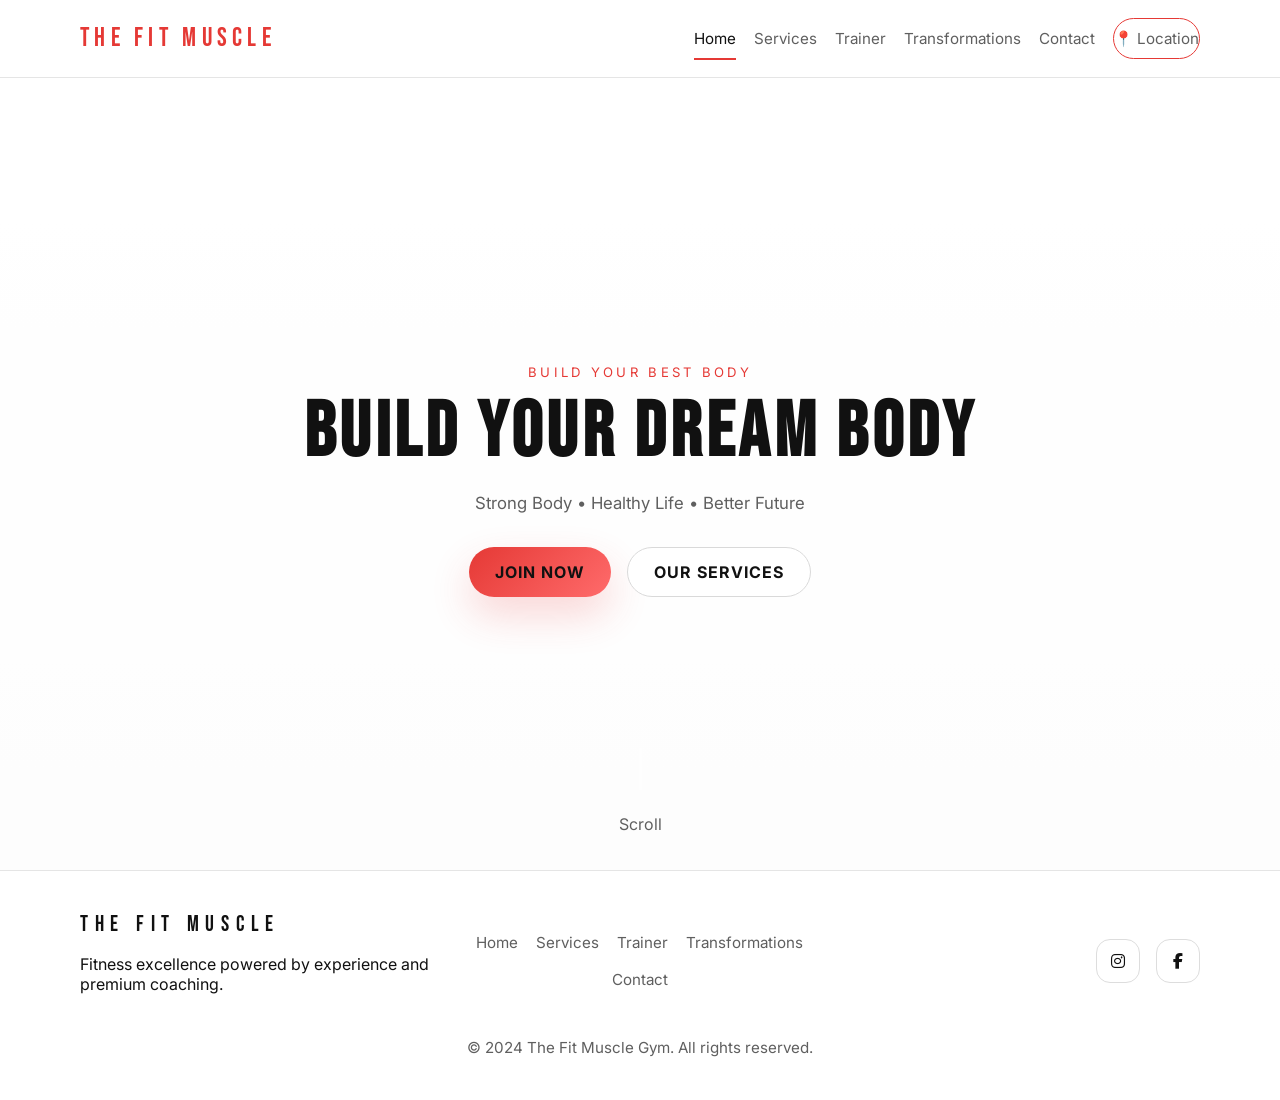
<file: index.html>
<!doctype html>
<html lang="en">
<head>
  <meta charset="utf-8">
  <meta name="viewport" content="width=device-width, initial-scale=1">
  <title>The Fit Muscle — Build Your Dream Body</title>
  <meta name="description" content="The Fit Muscle gym — premium training, premium results. Join us for strength, transformation and elite coaching.">

  <link rel="preconnect" href="https://fonts.googleapis.com">
  <link rel="preconnect" href="https://fonts.gstatic.com" crossorigin>
  <link href="https://fonts.googleapis.com/css2?family=Bebas+Neue&family=Inter:wght@300;400;500;600;700;800&display=swap" rel="stylesheet">
  <link rel="stylesheet" href="https://cdnjs.cloudflare.com/ajax/libs/font-awesome/6.5.2/css/all.min.css">
  <link rel="stylesheet" href="https://unpkg.com/aos@2.3.1/dist/aos.css">
  <link rel="stylesheet" href="css/style.css">
</head>
<body>
  <header class="site-header">
    <div class="container header-inner">
      <a class="brand" href="index.html">THE FIT MUSCLE</a>
      <nav class="site-nav" id="siteNav">
        <a href="index.html" class="active">Home</a>
        <a href="services.html">Services</a>
        <a href="trainer.html">Trainer</a>
        <a href="transformations.html">Transformations</a>
        <a href="contact.html">Contact</a>
        <a class="nav-btn" href="https://www.google.com/maps/search/?api=1&query=Dabauli+West+Angel+Sweets+Mishrilal+Chauraha+India" target="_blank" rel="noopener">📍 Location</a>
      </nav>
      <button class="nav-toggle" id="navToggle" aria-label="Toggle navigation">
        <span></span><span></span><span></span>
      </button>
    </div>
  </header>

  <main>
    <section class="hero" data-aos="fade-up">
      <div class="hero-content">
        <p class="eyebrow">Build your best body</p>
        <h1 class="hero-title">BUILD YOUR DREAM BODY</h1>
        <p class="hero-copy">Strong Body • Healthy Life • Better Future</p>
        <div class="cta-group">
          <a class="btn btn-primary" href="https://wa.me/919140661828?text=Hello%20I%20want%20to%20join%20The%20Fit%20Muscle%20Gym">JOIN NOW</a>
          <a class="btn btn-secondary" href="services.html">OUR SERVICES</a>
        </div>
      </div>
      <div class="scroll-indicator" aria-hidden="true">
        <span></span>
        <p>Scroll</p>
      </div>
    </section>
  </main>

  <footer class="site-footer">
    <div class="container footer-grid">
      <div>
        <p class="footer-brand">THE FIT MUSCLE</p>
        <p>Fitness excellence powered by experience and premium coaching.</p>
      </div>
      <div class="footer-links">
        <a href="index.html">Home</a>
        <a href="services.html">Services</a>
        <a href="trainer.html">Trainer</a>
        <a href="transformations.html">Transformations</a>
        <a href="contact.html">Contact</a>
      </div>
      <div class="footer-socials">
        <a href="https://www.instagram.com/the.fitmuscle" target="_blank" rel="noopener" aria-label="Instagram"><i class="fa-brands fa-instagram"></i></a>
        <a href="#" aria-label="Facebook"><i class="fa-brands fa-facebook-f"></i></a>
      </div>
    </div>
    <p class="footer-copy">© 2024 The Fit Muscle Gym. All rights reserved.</p>
  </footer>

  <script src="https://unpkg.com/aos@2.3.1/dist/aos.js"></script>
  <script src="js/main.js"></script>
</body>
</html>
</file>
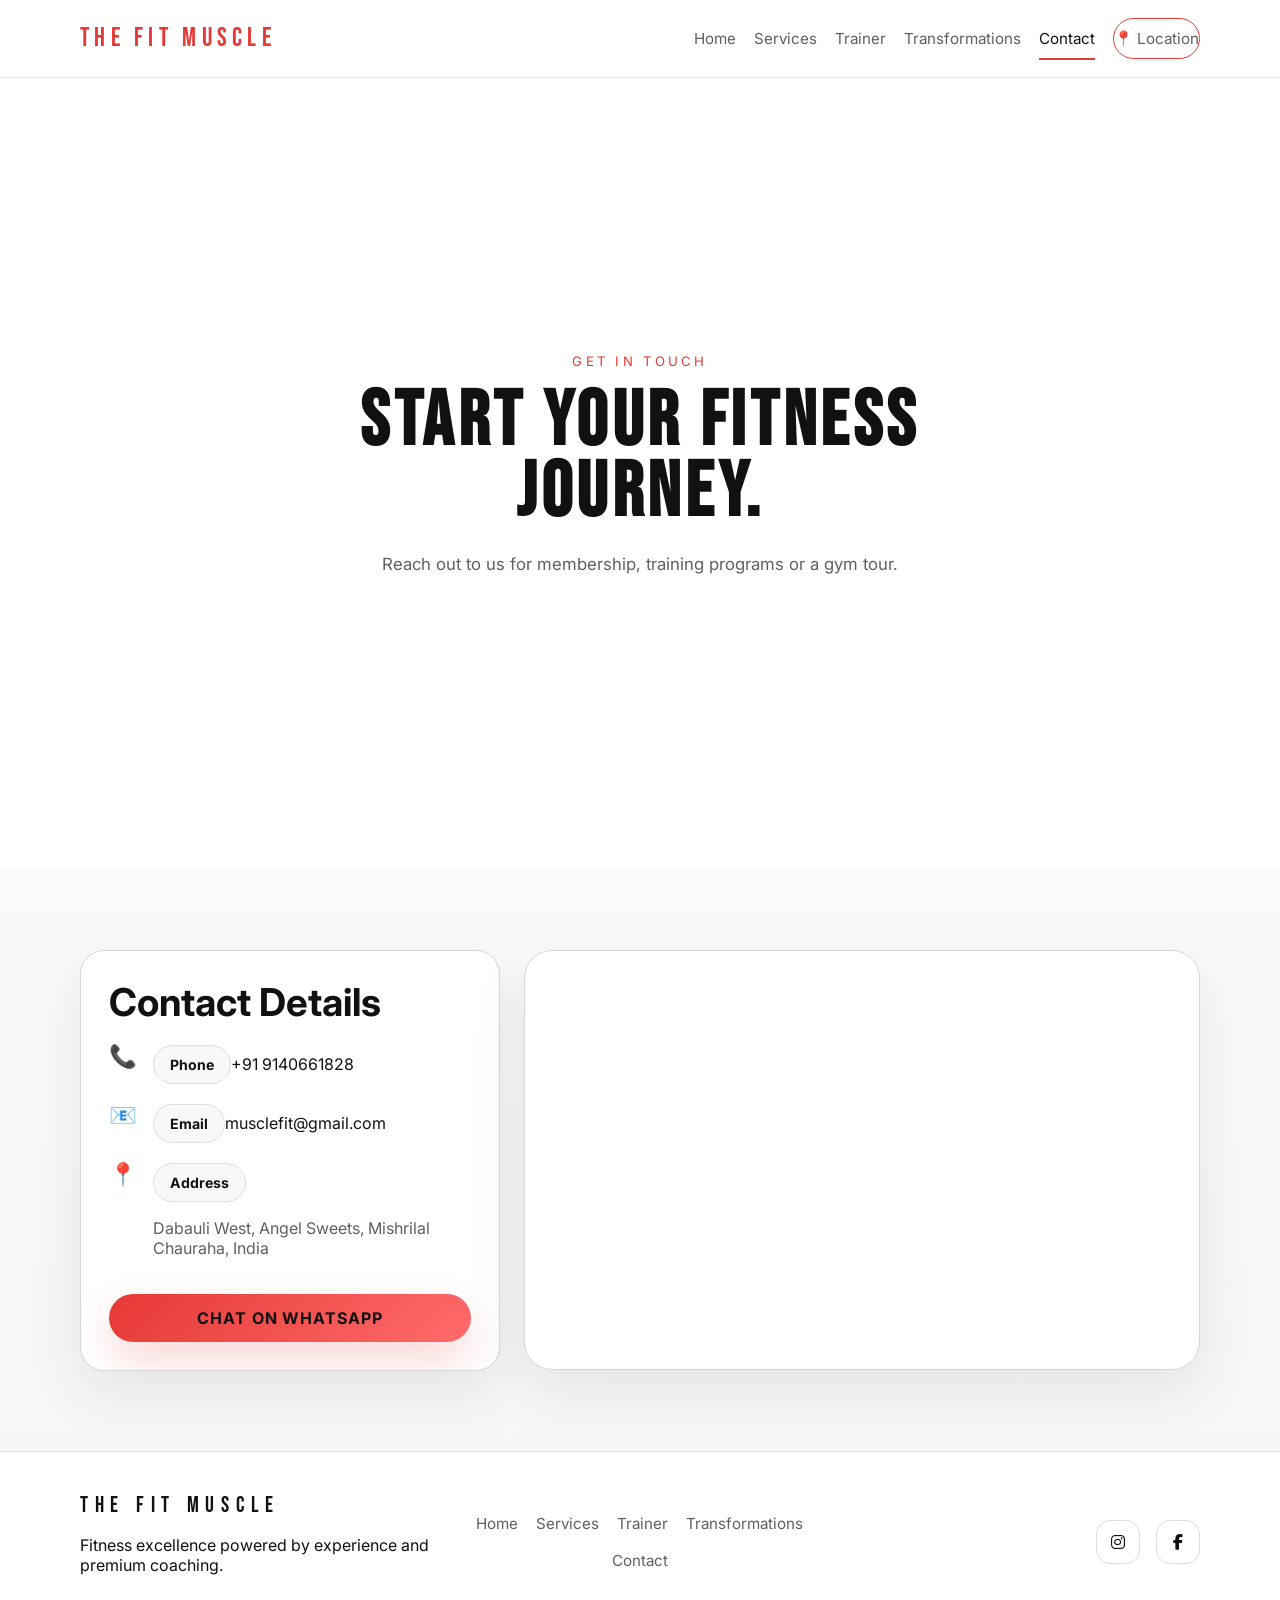
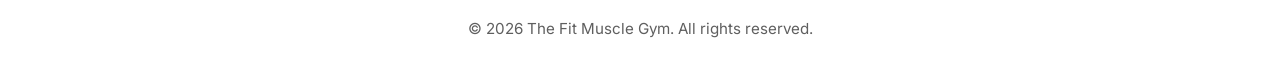
<file: contact.html>
<!doctype html>
<html lang="en">
<head>
  <meta charset="utf-8">
  <meta name="viewport" content="width=device-width, initial-scale=1">
  <title>Contact — The Fit Muscle</title>
  <meta name="description" content="Contact The Fit Muscle Gym for membership, training, or location details.">
  <link rel="preconnect" href="https://fonts.googleapis.com">
  <link rel="preconnect" href="https://fonts.gstatic.com" crossorigin>
  <link href="https://fonts.googleapis.com/css2?family=Bebas+Neue&family=Inter:wght@300;400;500;600;700;800&display=swap" rel="stylesheet">
  <link rel="stylesheet" href="https://cdnjs.cloudflare.com/ajax/libs/font-awesome/6.5.2/css/all.min.css">
  <link rel="stylesheet" href="https://unpkg.com/aos@2.3.1/dist/aos.css">
  <link rel="stylesheet" href="css/style.css">
</head>
<body>
  <header class="site-header">
    <div class="container header-inner">
      <a class="brand" href="index.html">THE FIT MUSCLE</a>
      <nav class="site-nav" id="siteNav">
        <a href="index.html">Home</a>
        <a href="services.html">Services</a>
        <a href="trainer.html">Trainer</a>
        <a href="transformations.html">Transformations</a>
        <a href="contact.html" class="active">Contact</a>
        <a class="nav-btn" href="https://www.google.com/maps/search/?api=1&query=Dabauli+West+Angel+Sweets+Mishrilal+Chauraha+India" target="_blank" rel="noopener">📍 Location</a>
      </nav>
      <button class="nav-toggle" id="navToggle" aria-label="Toggle navigation">
        <span></span><span></span><span></span>
      </button>
    </div>
  </header>

  <main>
    <section class="page-hero page-hero-compact" data-aos="fade-up">
      <div class="container hero-content">
        <p class="eyebrow">Get in Touch</p>
        <h1>Start your fitness journey.</h1>
        <p class="hero-copy">Reach out to us for membership, training programs or a gym tour.</p>
      </div>
    </section>

    <section class="section contact-section container" data-aos="fade-up">
      <div class="contact-grid">
        <div class="contact-card">
          <h2>Contact Details</h2>
          <div class="contact-item"><span>📞</span><div><strong>Phone</strong><a href="tel:+919140661828">+91 9140661828</a></div></div>
          <div class="contact-item"><span>📧</span><div><strong>Email</strong><a href="mailto:musclefit@gmail.com">musclefit@gmail.com</a></div></div>
          <div class="contact-item"><span>📍</span><div><strong>Address</strong><p>Dabauli West, Angel Sweets, Mishrilal Chauraha, India</p></div></div>
          <a class="btn btn-primary" href="https://wa.me/919140661828?text=Hello%20I%20want%20to%20join%20The%20Fit%20Muscle%20Gym" target="_blank" rel="noopener">Chat on WhatsApp</a>
        </div>
        <div class="map-card">
          <iframe
            title="The Fit Muscle Gym location"
            src="https://www.google.com/maps?q=Dabauli+West+Angel+Sweets+Mishrilal+Chauraha+India&output=embed"
            loading="lazy"
            referrerpolicy="no-referrer-when-downgrade"
            allowfullscreen></iframe>
        </div>
      </div>
    </section>
  </main>

  <footer class="site-footer">
    <div class="container footer-grid">
      <div>
        <p class="footer-brand">THE FIT MUSCLE</p>
        <p>Fitness excellence powered by experience and premium coaching.</p>
      </div>
      <div class="footer-links">
        <a href="index.html">Home</a>
        <a href="services.html">Services</a>
        <a href="trainer.html">Trainer</a>
        <a href="transformations.html">Transformations</a>
        <a href="contact.html">Contact</a>
      </div>
      <div class="footer-socials">
        <a href="https://www.instagram.com/the.fitmuscle" target="_blank" rel="noopener" aria-label="Instagram"><i class="fa-brands fa-instagram"></i></a>
        <a href="#" aria-label="Facebook"><i class="fa-brands fa-facebook-f"></i></a>
      </div>
    </div>
    <p class="footer-copy">© 2026 The Fit Muscle Gym. All rights reserved.</p>
  </footer>

  <script src="https://unpkg.com/aos@2.3.1/dist/aos.js"></script>
  <script src="js/main.js"></script>
</body>
</html>
</file>
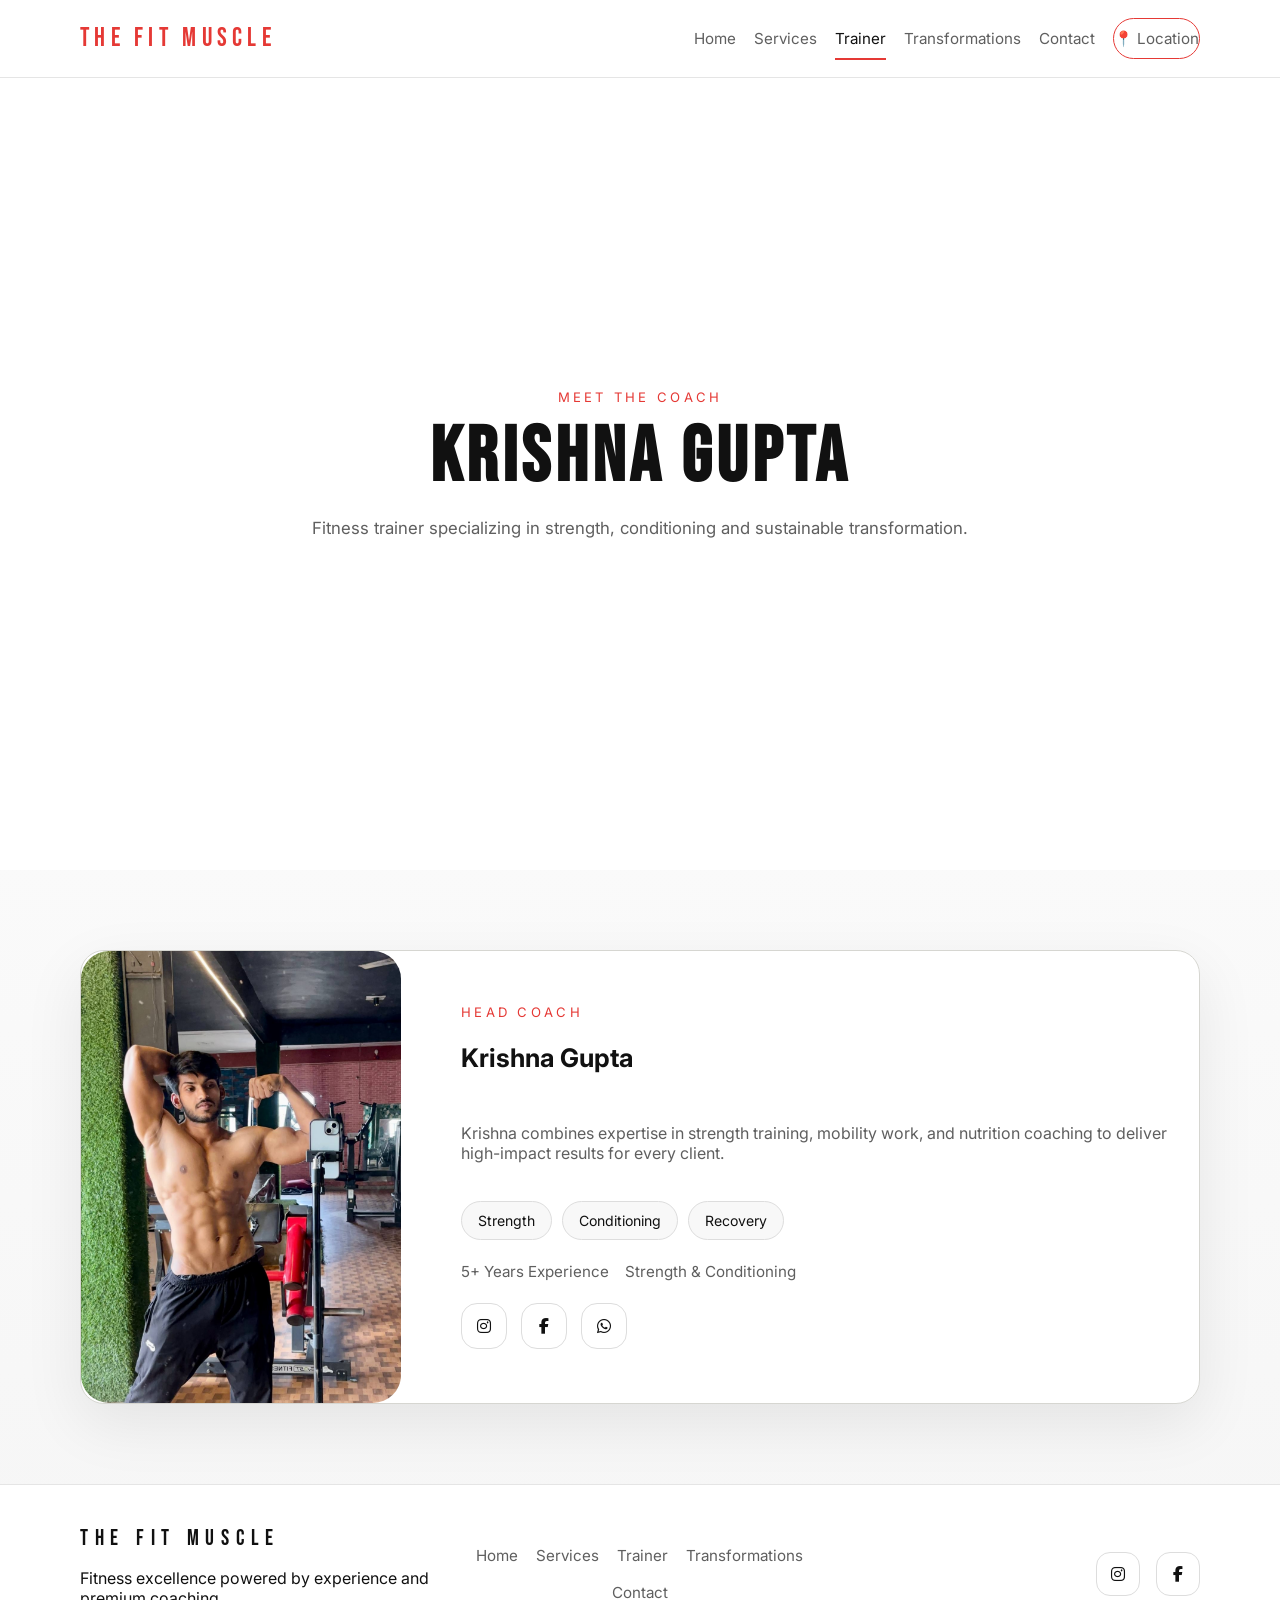
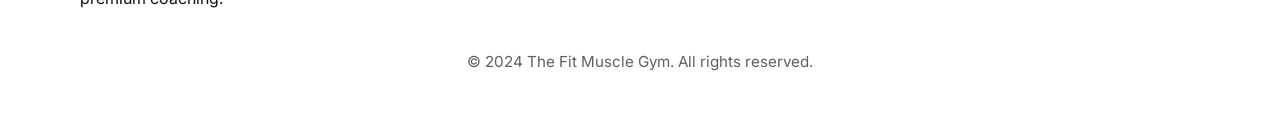
<file: trainer.html>
<!doctype html>
<html lang="en">
<head>
  <meta charset="utf-8">
  <meta name="viewport" content="width=device-width, initial-scale=1">
  <title>Trainer — The Fit Muscle</title>
  <meta name="description" content="Meet Krishna Gupta, the expert trainer at The Fit Muscle with years of coaching and certification.">
  <link rel="preconnect" href="https://fonts.googleapis.com">
  <link rel="preconnect" href="https://fonts.gstatic.com" crossorigin>
  <link href="https://fonts.googleapis.com/css2?family=Bebas+Neue&family=Inter:wght@300;400;500;600;700;800&display=swap" rel="stylesheet">
  <link rel="stylesheet" href="https://cdnjs.cloudflare.com/ajax/libs/font-awesome/6.5.2/css/all.min.css">
  <link rel="stylesheet" href="https://unpkg.com/aos@2.3.1/dist/aos.css">
  <link rel="stylesheet" href="css/style.css">
</head>
<body>
  <header class="site-header">
    <div class="container header-inner">
      <a class="brand" href="index.html">THE FIT MUSCLE</a>
      <nav class="site-nav" id="siteNav">
        <a href="index.html">Home</a>
        <a href="services.html">Services</a>
        <a href="trainer.html">Trainer</a>
        <a href="transformations.html">Transformations</a>
        <a href="contact.html">Contact</a>
        <a class="nav-btn" href="https://www.google.com/maps/search/?api=1&query=Dabauli+West+Angel+Sweets+Mishrilal+Chauraha+India" target="_blank">📍 Location</a>
      </nav>
      <button class="nav-toggle" id="navToggle" aria-label="Toggle navigation">
        <span></span><span></span><span></span>
      </button>
    </div>
  </header>

  <main>
    <section class="page-hero page-hero-compact" data-aos="fade-up">
      <div class="container hero-content">
        <p class="eyebrow">Meet the Coach</p>
        <h1>Krishna Gupta</h1>
        <p class="hero-copy">Fitness trainer specializing in strength, conditioning and sustainable transformation.</p>
      </div>
    </section>

    <section class="section trainer-section container" data-aos="fade-up">
      <div class="trainer-card">
        <div class="trainer-photo">
          <img src="static/img/krishna.jpg" alt="Krishna Gupta">
        </div>
        <div class="trainer-content">
          <span class="eyebrow">Head Coach</span>
          <h2>Krishna Gupta</h2>
          <p class="trainer-copy">Krishna combines expertise in strength training, mobility work, and nutrition coaching to deliver high-impact results for every client.</p>
          <div class="tag-row">
            <span>Strength</span>
            <span>Conditioning</span>
            <span>Recovery</span>
          </div>
          <div class="trainer-stats">
            <div>5+ Years Experience</div>
            <div>Strength & Conditioning</div>
          </div>
          <div class="social-buttons">
            <a href="https://www.instagram.com/fit_crox?igsh=MjJmMXZ3dXJ4aXVh" aria-label="Instagram"><i class="fa-brands fa-instagram"></i></a>
            <a href="#" aria-label="Facebook"><i class="fa-brands fa-facebook-f"></i></a>
            <a href="https://wa.me/919140661828" aria-label="WhatsApp"><i class="fa-brands fa-whatsapp"></i></a>
          </div>
        </div>
      </div>
    </section>
  </main>

  <footer class="site-footer">
    <div class="container footer-grid">
      <div>
        <p class="footer-brand">THE FIT MUSCLE</p>
        <p>Fitness excellence powered by experience and premium coaching.</p>
      </div>
      <div class="footer-links">
        <a href="index.html">Home</a>
        <a href="services.html">Services</a>
        <a href="trainer.html">Trainer</a>
        <a href="transformations.html">Transformations</a>
        <a href="contact.html">Contact</a>
      </div>
      <div class="footer-socials">
        <a href="https://www.instagram.com/the.fitmuscle?igsh=MXdsdW94aXhweXJqdw==" aria-label="Instagram"><i class="fa-brands fa-instagram"></i></a>
        <a href="#" aria-label="Facebook"><i class="fa-brands fa-facebook-f"></i></a>
      </div>
    </div>
    <p class="footer-copy">© 2024 The Fit Muscle Gym. All rights reserved.</p>
  </footer>

  <script src="https://unpkg.com/aos@2.3.1/dist/aos.js"></script>
  <script src="js/main.js"></script>
</body>
</html>
</file>
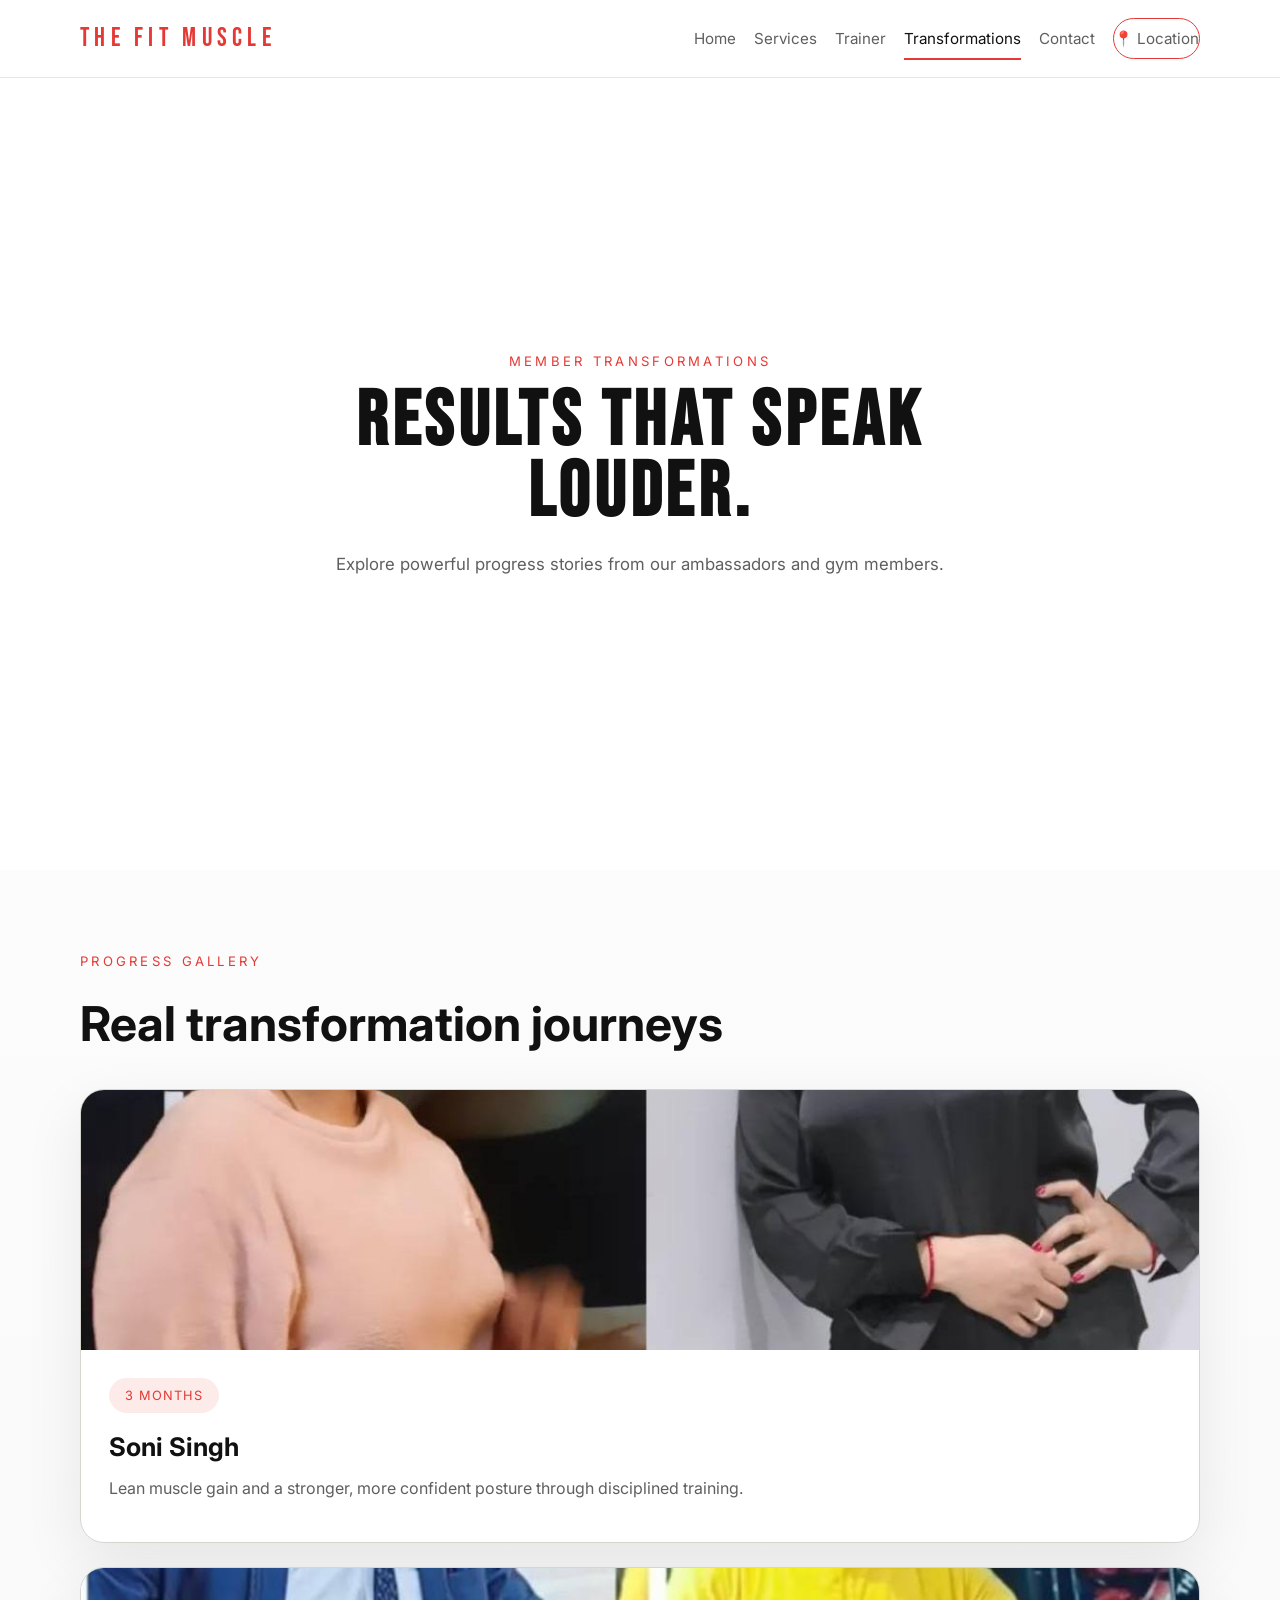
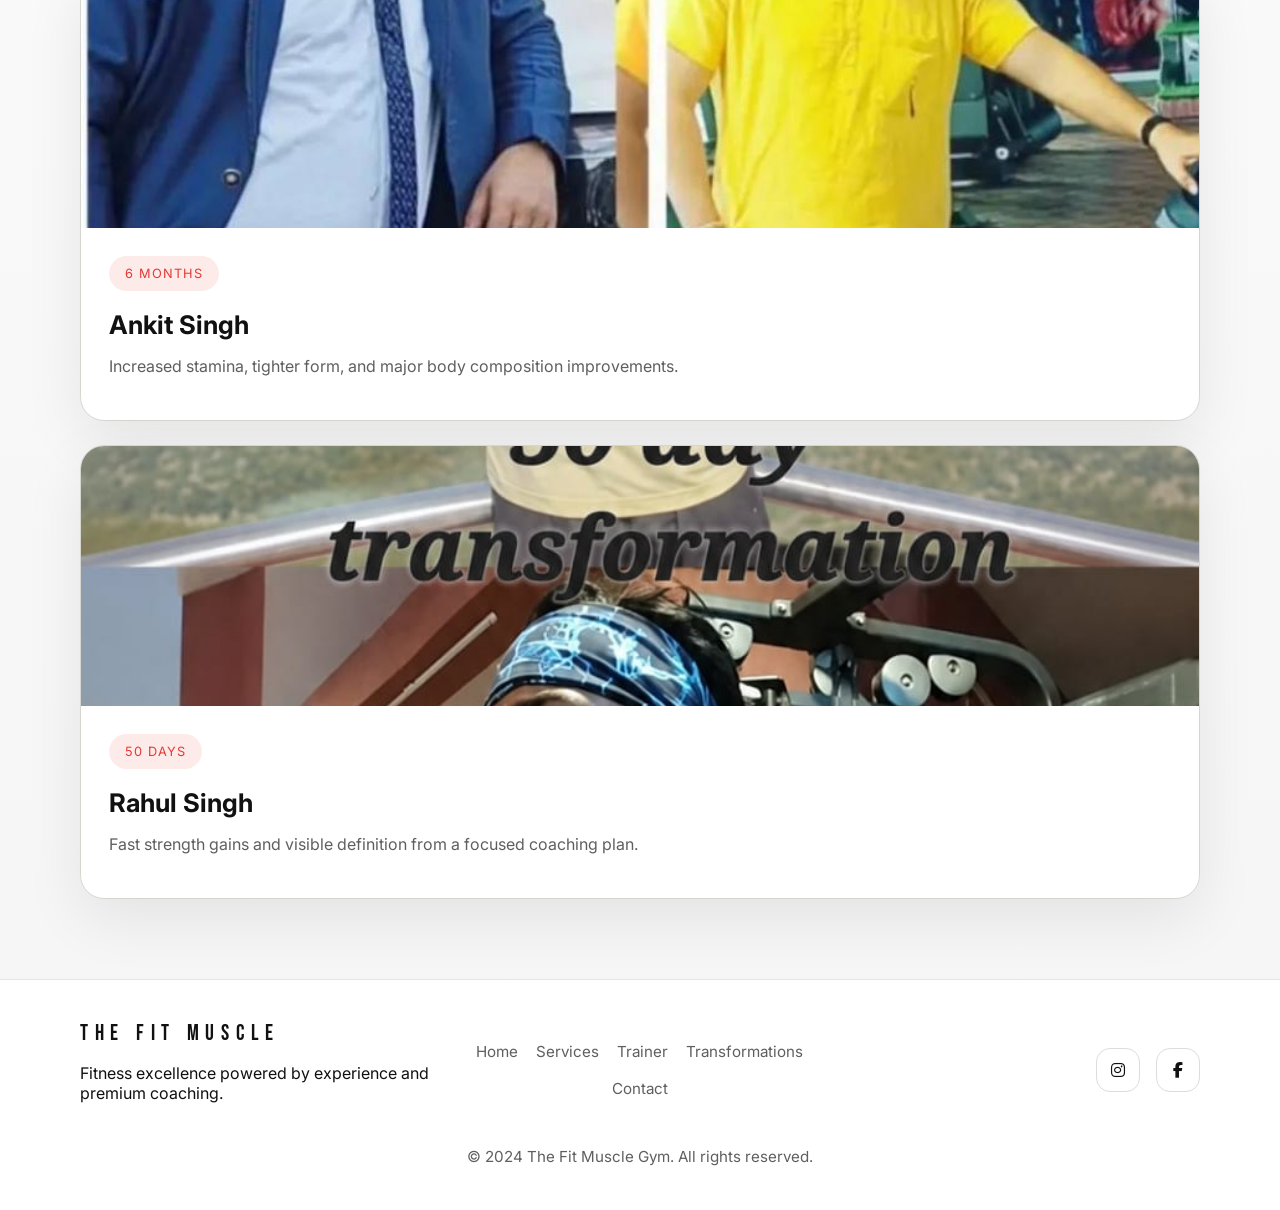
<file: transformations.html>
<!doctype html>
<html lang="en">
<head>
  <meta charset="utf-8">
  <meta name="viewport" content="width=device-width, initial-scale=1">
  <title>Transformations — The Fit Muscle</title>
  <meta name="description" content="See member transformations at The Fit Muscle with inspiring results and progress stories.">
  <link rel="preconnect" href="https://fonts.googleapis.com">
  <link rel="preconnect" href="https://fonts.gstatic.com" crossorigin>
  <link href="https://fonts.googleapis.com/css2?family=Bebas+Neue&family=Inter:wght@300;400;500;600;700;800&display=swap" rel="stylesheet">
  <link rel="stylesheet" href="https://cdn.jsdelivr.net/npm/@fortawesome/fontawesome-free@6.5.2/css/all.min.css">
  <link rel="stylesheet" href="https://unpkg.com/aos@2.3.1/dist/aos.css">
  <link rel="stylesheet" href="css/style.css">
</head>
<body>
  <header class="site-header">
    <div class="container header-inner">
      <a class="brand" href="index.html">THE FIT MUSCLE</a>
      <nav class="site-nav" id="siteNav">
        <a href="index.html">Home</a>
        <a href="services.html">Services</a>
        <a href="trainer.html">Trainer</a>
        <a href="transformations.html">Transformations</a>
        <a href="contact.html">Contact</a>
        <a class="nav-btn" href="https://www.google.com/maps/search/?api=1&query=Dabauli+West+Angel+Sweets+Mishrilal+Chauraha+India" target="_blank">📍 Location</a>
      </nav>
      <button class="nav-toggle" id="navToggle" aria-label="Toggle navigation">
        <span></span><span></span><span></span>
      </button>
    </div>
  </header>

  <main>
    <section class="page-hero page-hero-compact" data-aos="fade-up">
      <div class="container hero-content">
        <p class="eyebrow">Member Transformations</p>
        <h1>Results that speak louder.</h1>
        <p class="hero-copy">Explore powerful progress stories from our ambassadors and gym members.</p>
      </div>
    </section>

    <section class="section transform-section container" data-aos="fade-up">
      <div class="section-header">
        <span class="eyebrow">Progress Gallery</span>
        <h2>Real transformation journeys</h2>
      </div>
      <div class="transform-grid">
        <article class="transform-card" data-aos="fade-up" data-aos-delay="50">
          <img src="static/img/transform1.jpg" alt="Soni Singh transformation">
          <div class="transform-copy">
            <span class="badge">3 Months</span>
            <h3>Soni Singh</h3>
            <p>Lean muscle gain and a stronger, more confident posture through disciplined training.</p>
          </div>
        </article>
        <article class="transform-card" data-aos="fade-up" data-aos-delay="100">
          <img src="static/img/transform2.jpg" alt="Ankit Singh transformation">
          <div class="transform-copy">
            <span class="badge">6 Months</span>
            <h3>Ankit Singh</h3>
            <p>Increased stamina, tighter form, and major body composition improvements.</p>
          </div>
        </article>
        <article class="transform-card" data-aos="fade-up" data-aos-delay="150">
          <img src="static/img/transform3.jpg" alt="Rahul Singh transformation">
          <div class="transform-copy">
            <span class="badge">50 Days</span>
            <h3>Rahul Singh</h3>
            <p>Fast strength gains and visible definition from a focused coaching plan.</p>
          </div>
        </article>
      </div>
    </section>
  </main>

  <footer class="site-footer">
    <div class="container footer-grid">
      <div>
        <p class="footer-brand">THE FIT MUSCLE</p>
        <p>Fitness excellence powered by experience and premium coaching.</p>
      </div>
      <div class="footer-links">
        <a href="index.html">Home</a>
        <a href="services.html">Services</a>
        <a href="trainer.html">Trainer</a>
        <a href="transformations.html">Transformations</a>
        <a href="contact.html">Contact</a>
      </div>
      <div class="footer-socials">
        <a href="#" aria-label="Instagram"><i class="fa-brands fa-instagram"></i></a>
        <a href="#" aria-label="Facebook"><i class="fa-brands fa-facebook-f"></i></a>
      </div>
    </div>
    <p class="footer-copy">© 2024 The Fit Muscle Gym. All rights reserved.</p>
  </footer>

  <script src="https://unpkg.com/aos@2.3.1/dist/aos.js"></script>
  <script src="js/main.js"></script>
</body>
</html>
</file>
<file: css/style.css>
:root {
  color-scheme: light;
  --bg: #f7f7f5;
  --surface: #ffffff;
  --surface-strong: #f2f2f0;
  --border: #d6d6d1;
  --text: #111111;
  --muted: #5f5f5f;
  --accent: #e53935;
  --shadow: 0 20px 60px rgba(0, 0, 0, 0.08);
}

* {
  box-sizing: border-box;
}

html {
  scroll-behavior: smooth;
}

body {
  margin: 0;
  min-height: 100vh;
  font-family: 'Inter', system-ui, sans-serif;
  background: linear-gradient(180deg, #ffffff 0%, #f5f5f5 100%);
  color: var(--text);
}

img {
  max-width: 100%;
  height: auto;
  display: block;
}

a {
  color: inherit;
  text-decoration: none;
}

button {
  font: inherit;
}

.container {
  width: min(1120px, calc(100% - 32px));
  margin: 0 auto;
}

.site-header {
  position: sticky;
  top: 0;
  width: 100%;
  z-index: 100;
  backdrop-filter: blur(18px);
  background: rgba(255, 255, 255, 0.96);
  border-bottom: 1px solid #e5e5e5;
  transition: transform 0.25s ease;
}

.header-inner {
  display: flex;
  align-items: center;
  justify-content: space-between;
  gap: 20px;
  padding: 18px 0;
}

.brand {
  font-family: 'Bebas Neue', sans-serif;
  font-size: 1.65rem;
  line-height: 1;
  color: var(--accent);
  letter-spacing: 0.2em;
  text-transform: uppercase;
}

.site-nav {
  display: flex;
  align-items: center;
  gap: 18px;
  flex-wrap: wrap;
}

.site-nav a {
  color: var(--muted);
  font-size: 0.95rem;
  position: relative;
  padding: 10px 0;
  transition: color 0.24s ease;
}

.site-nav a::after {
  content: '';
  position: absolute;
  left: 0;
  bottom: -2px;
  width: 0;
  height: 2px;
  background: var(--accent);
  transition: width 0.24s ease;
}

.site-nav a:hover,
.site-nav a.active {
  color: var(--text);
}

.site-nav a:hover::after,
.site-nav a.active::after {
  width: 100%;
}

.nav-btn {
  border: 1px solid var(--accent);
  border-radius: 999px;
  padding: 10px 18px;
  color: var(--accent);
  transition: transform 0.25s ease, background 0.25s ease, color 0.25s ease;
}

.nav-btn:hover {
  background: rgba(229, 57, 53, 0.10);
  color: #111;
  transform: translateY(-1px);
}

.nav-toggle {
  display: none;
  background: transparent;
  border: none;
  cursor: pointer;
  padding: 8px;
}

.nav-toggle span {
  display: block;
  width: 24px;
  height: 2px;
  background: var(--text);
  margin: 5px 0;
  border-radius: 999px;
}

.hero,
.page-hero {
  min-height: clamp(70vh, 88vh, 92vh);
  display: grid;
  place-items: center;
  position: relative;
}

.hero {
  background-image: linear-gradient(rgba(255,255,255,0.74), rgba(255,255,255,0.74)), url('https://images.unsplash.com/photo-1517836357463-d25dfeac3438?auto=format&fit=crop&w=1600&q=80');
  background-size: cover;
  background-position: center;
}

.page-hero {
  background: var(--surface);
}

.hero::before,
.page-hero::before {
  content: '';
  position: absolute;
  inset: 0;
  pointer-events: none;
}

.hero-content,
.page-hero .hero-content {
  position: relative;
  max-width: 760px;
  text-align: center;
  padding: 20px;
}

.eyebrow {
  display: inline-flex;
  align-items: center;
  gap: 8px;
  color: var(--accent);
  text-transform: uppercase;
  letter-spacing: 0.25em;
  font-size: 0.82rem;
  margin-bottom: 18px;
}

.hero-title,
.hero-content h1 {
  font-family: 'Bebas Neue', sans-serif;
  font-size: clamp(3rem, 6vw, 5.8rem);
  line-height: 0.92;
  letter-spacing: 0.06em;
  margin: 0 0 20px;
  text-transform: uppercase;
}

.hero-copy,
.hero-sub,
.page-hero .hero-copy {
  color: var(--muted);
  font-size: 1.05rem;
  line-height: 1.85;
  max-width: 680px;
  margin: 0 auto 28px;
}

.cta-group {
  display: flex;
  justify-content: center;
  gap: 16px;
  flex-wrap: wrap;
}

.btn {
  display: inline-flex;
  align-items: center;
  justify-content: center;
  gap: 10px;
  border-radius: 999px;
  padding: 14px 26px;
  font-weight: 700;
  letter-spacing: 0.06em;
  text-transform: uppercase;
  cursor: pointer;
  border: none;
}

.btn-primary {
  background: linear-gradient(135deg, #e53935, #ff6b6b);
  color: #111;
  box-shadow: 0 18px 40px rgba(229, 57, 53, 0.20);
}

.btn-primary:hover {
  transform: scale(1.03);
}

.btn-secondary {
  border: 1px solid #d9d9d9;
  color: var(--text);
  background: #ffffff;
}

.scroll-indicator {
  position: absolute;
  left: 50%;
  bottom: 20px;
  transform: translateX(-50%);
  display: flex;
  flex-direction: column;
  align-items: center;
  color: var(--muted);
  gap: 8px;
}

.scroll-indicator span {
  display: block;
  width: 2px;
  height: 42px;
  border-radius: 999px;
  background: rgba(255,255,255,0.26);
}

.section {
  padding: 80px 0;
}

.section-header {
  max-width: 760px;
  margin-bottom: 40px;
}

.section-header h2 {
  font-size: clamp(2.1rem, 4vw, 3rem);
  margin: 12px 0 0;
  line-height: 1.05;
}

.cards-grid,
.transform-grid,
.contact-grid {
  display: grid;
  gap: 24px;
}

.service-card,
.transform-card,
.trainer-card,
.contact-card,
.map-card,
.contact-card {
  background: var(--surface);
  border: 1px solid var(--border);
  border-radius: 24px;
  overflow: hidden;
  box-shadow: var(--shadow);
  transition: transform 0.3s ease, border-color 0.3s ease, box-shadow 0.3s ease;
}

.service-card:hover,
.transform-card:hover,
.trainer-card:hover,
.contact-card:hover,
.map-card:hover {
  transform: translateY(-6px);
  border-color: rgba(229, 57, 53, 0.45);
  box-shadow: 0 30px 70px rgba(229, 57, 53, 0.10);
}

.service-card img,
.transform-card img,
.trainer-photo img {
  width: 100%;
  height: 260px;
  object-fit: cover;
}

.card-body,
.transform-copy,
.trainer-content,
.contact-card,
.map-card {
  padding: 28px;
}

.service-card h3,
.transform-copy h3,
.trainer-content h2 {
  margin: 0 0 12px;
  font-size: 1.6rem;
}

.service-card p,
.transform-copy p,
.trainer-copy,
.contact-card p,
.contact-item p,
.contact-item a {
  color: var(--muted);
}

.transform-card {
  display: grid;
  grid-template-rows: auto 1fr;
}

.badge {
  display: inline-flex;
  padding: 10px 16px;
  background: rgba(229, 57, 53, 0.10);
  color: var(--accent);
  text-transform: uppercase;
  letter-spacing: 0.08em;
  border-radius: 999px;
  font-size: 0.8rem;
  margin-bottom: 18px;
}

.trainer-card {
  display: grid;
  grid-template-columns: 320px 1fr;
  gap: 32px;
  align-items: center;
}

.trainer-photo {
  width: 100%;
  min-height: 320px;
  overflow: hidden;
  border-radius: 28px;
}

.trainer-photo img {
  width: 100%;
  height: 100%;
  object-fit: cover;
}

.trainer-content {
  display: grid;
  gap: 22px;
}

.trainer-content .eyebrow {
  margin-bottom: 0;
}

.tag-row {
  display: flex;
  flex-wrap: wrap;
  gap: 10px;
}

.tag-row span,
.contact-item strong {
  display: inline-flex;
  padding: 10px 16px;
  border-radius: 999px;
  border: 1px solid #dddddd;
  color: var(--text);
  background: #f8f8f8;
  font-size: 0.88rem;
}

.trainer-stats {
  display: flex;
  flex-wrap: wrap;
  gap: 16px;
  color: var(--muted);
  font-size: 0.95rem;
}

.social-buttons {
  display: flex;
  gap: 14px;
}

.social-buttons a {
  width: 46px;
  height: 46px;
  display: inline-flex;
  align-items: center;
  justify-content: center;
  border-radius: 16px;
  border: 1px solid #dddddd;
  color: var(--text);
  transition: background 0.25s ease, transform 0.25s ease;
}

.social-buttons a:hover {
  background: rgba(229,57,53,0.10);
  transform: translateY(-2px);
}

.contact-grid {
  grid-template-columns: 420px 1fr;
  align-items: start;
}

.contact-card {
  display: grid;
  gap: 20px;
}

.contact-card h2 {
  margin: 0;
  font-size: clamp(2rem, 3vw, 2.6rem);
}

.contact-item {
  display: grid;
  grid-template-columns: auto 1fr;
  gap: 16px;
  align-items: start;
}

.contact-item span {
  font-size: 1.4rem;
  color: var(--accent);
  line-height: 1;
}

.contact-item a {
  color: var(--text);
}

.map-card {
  min-height: 420px;
  border-radius: 28px;
  overflow: hidden;
}

.map-card iframe {
  width: 100%;
  height: 100%;
  border: 0;
}

.site-footer {
  background: #ffffff;
  border-top: 1px solid #e5e5e5;
  padding: 40px 0 28px;
}

.footer-grid {
  display: grid;
  grid-template-columns: repeat(3, minmax(0, 1fr));
  gap: 24px;
  align-items: center;
}

.footer-brand {
  margin: 0 0 12px;
  font-family: 'Bebas Neue', sans-serif;
  font-size: 1.4rem;
  letter-spacing: 0.3em;
  text-transform: uppercase;
}

.footer-links {
  display: flex;
  flex-wrap: wrap;
  gap: 18px;
  justify-content: center;
}

.footer-links a {
  color: var(--muted);
  font-size: 0.95rem;
}

.footer-socials {
  display: flex;
  gap: 16px;
  justify-content: flex-end;
}

.footer-socials a {
  width: 44px;
  height: 44px;
  display: inline-flex;
  align-items: center;
  justify-content: center;
  border-radius: 14px;
  border: 1px solid #dddddd;
  color: var(--text);
}

.footer-copy {
  color: var(--muted);
  text-align: center;
  margin-top: 28px;
  font-size: 0.95rem;
}

@media (max-width: 980px) {
  .container {
    width: min(92vw, 1120px);
  }

  .trainer-card {
    grid-template-columns: 1fr;
  }

  .contact-grid {
    grid-template-columns: 1fr;
  }

  .site-nav {
    position: fixed;
    inset: 70px 20px auto auto;
    right: 20px;
    top: 70px;
    flex-direction: column;
    gap: 14px;
    padding: 20px;
    width: 250px;
    background: #ffffff;
    border: 1px solid #dddddd;
    border-radius: 22px;
    visibility: hidden;
    opacity: 0;
    transform: translateY(-10px);
    transition: opacity 0.25s ease, transform 0.25s ease, visibility 0.25s ease;
  }

  .site-nav.open {
    visibility: visible;
    opacity: 1;
    transform: translateY(0);
  }

  .nav-toggle {
    display: inline-flex;
  }

  .nav-btn {
    width: 100%;
    text-align: center;
  }
}

.header-hidden {
  transform: translateY(-100%);
  transition: transform 0.25s ease;
}

@media (max-width: 680px) {
  .header-inner {
    flex-wrap: wrap;
  }

  .hero-title,
  .page-hero .hero-content h1 {
    font-size: clamp(2.4rem, 12vw, 4rem);
  }

  .section {
    padding: 60px 0;
  }

  .cards-grid,
  .transform-grid {
    grid-template-columns: 1fr;
  }

  .trainer-card {
    gap: 18px;
  }
}

@media (max-width: 520px) {
  .footer-grid {
    grid-template-columns: 1fr;
    text-align: center;
  }

  .footer-socials {
    justify-content: center;
  }
}
</file>
